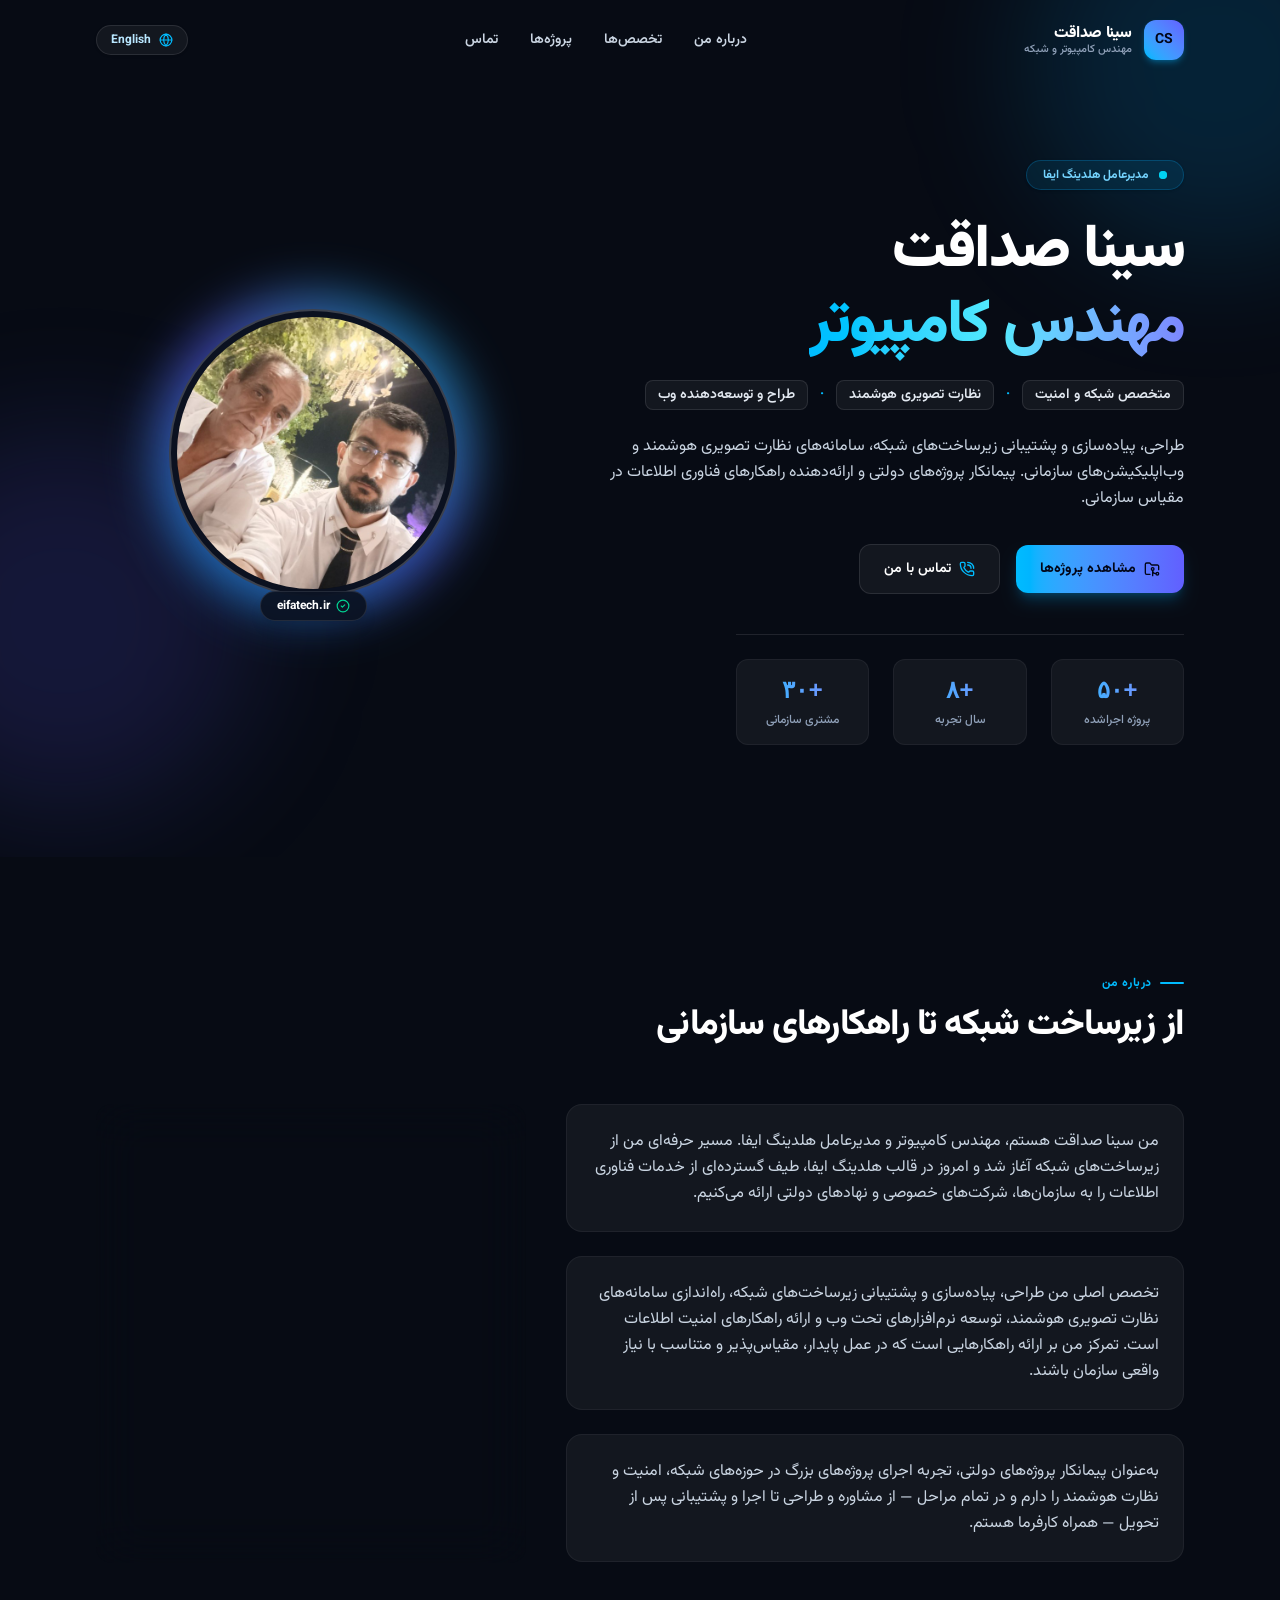
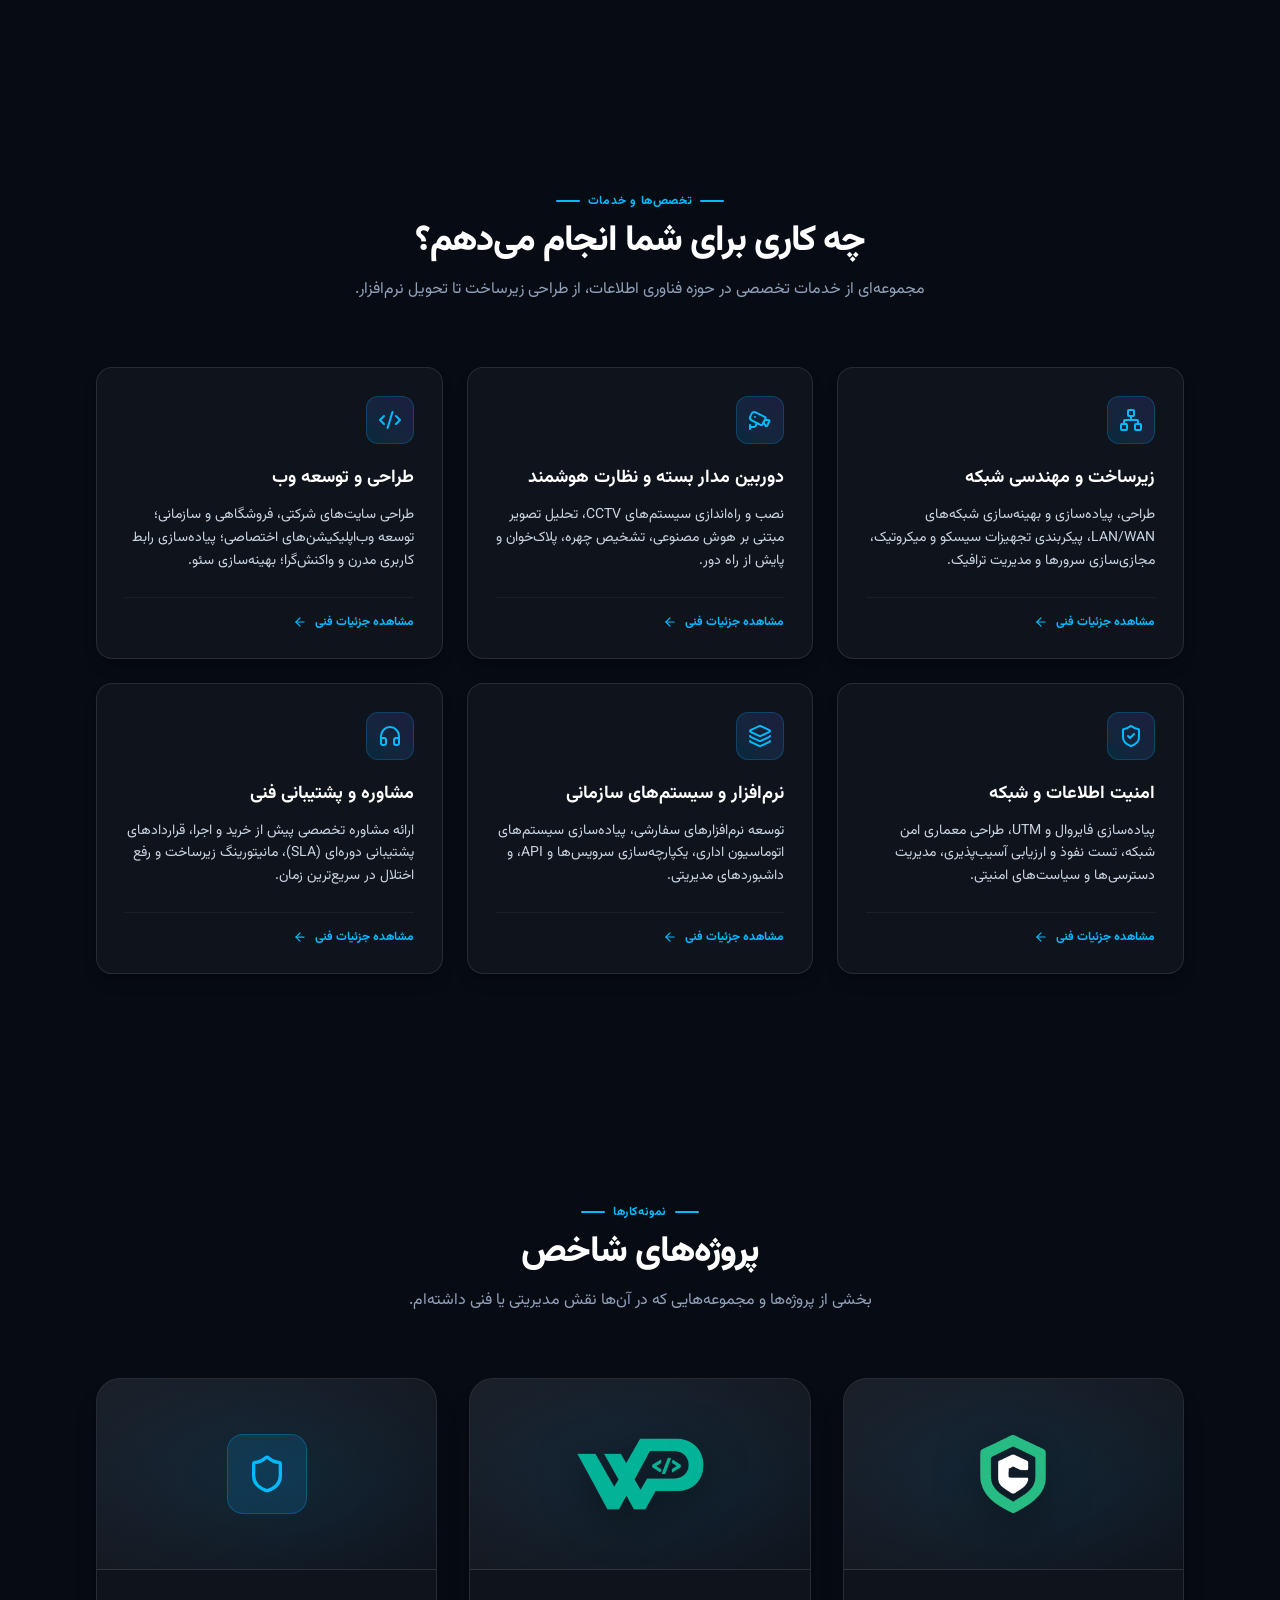
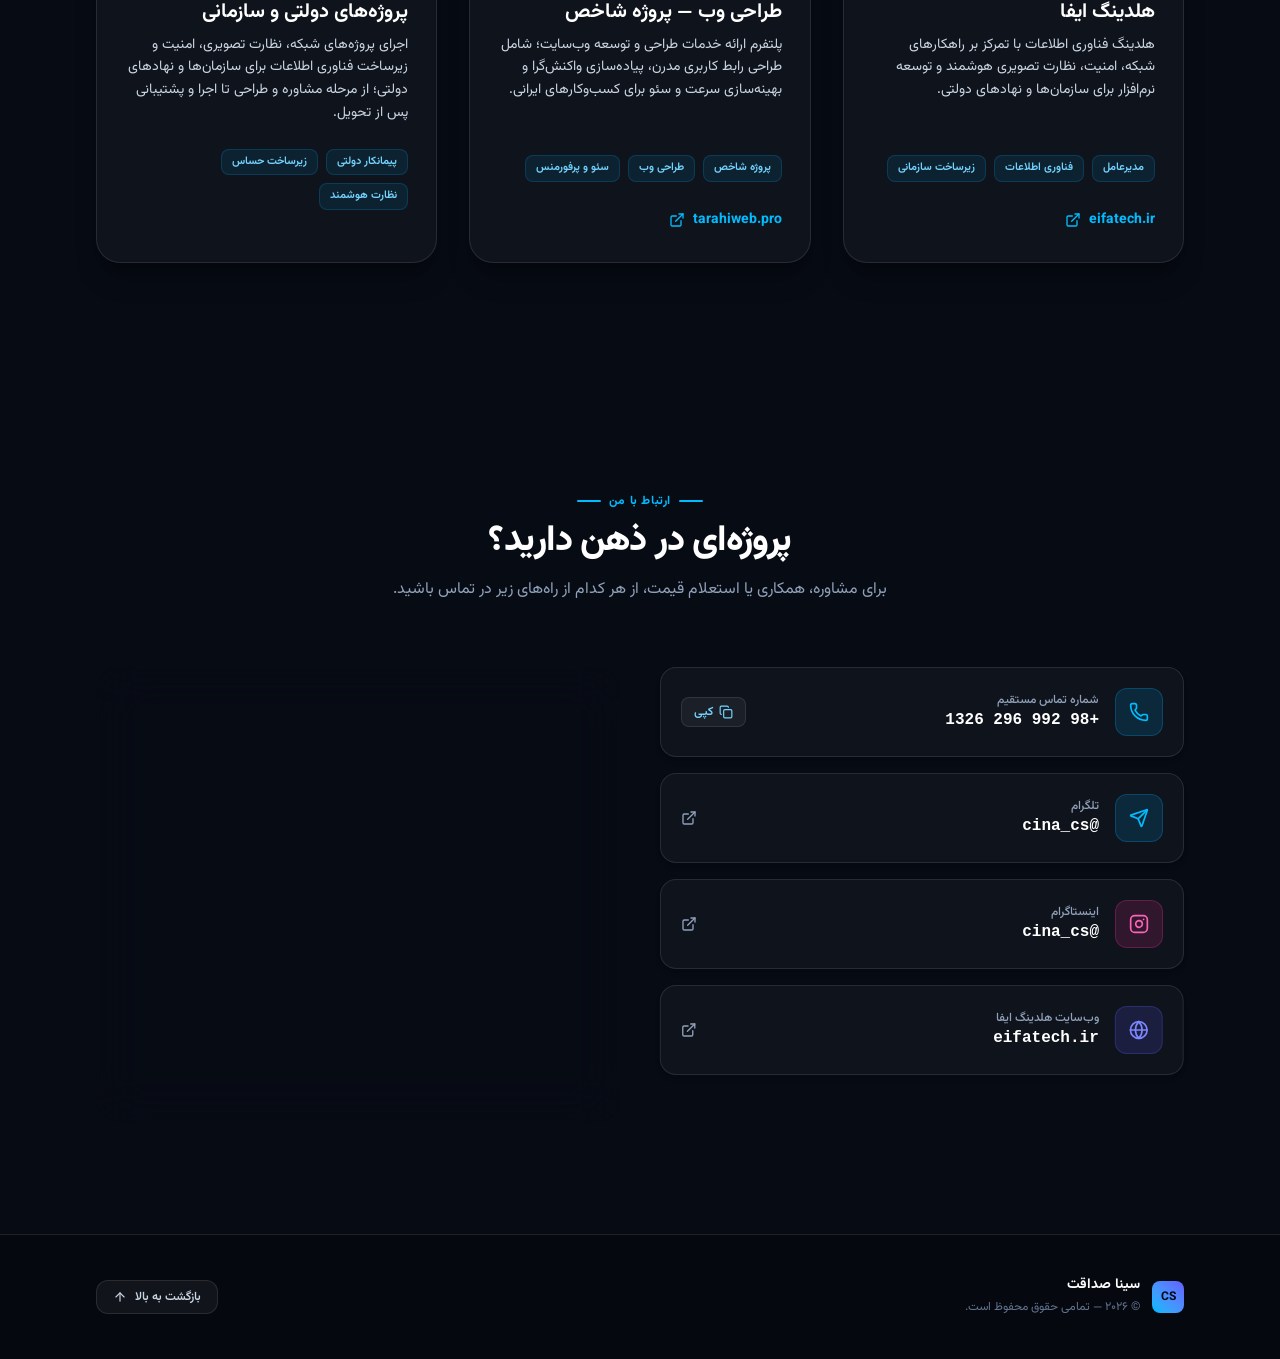
<file: index.html>
<!doctype html>
<html lang="fa" dir="rtl">
  <head>
    <meta charset="UTF-8" />
    <meta name="viewport" content="width=device-width, initial-scale=1.0" />
    
    <!-- Primary SEO Meta Tags -->
    <title>سینا صداقت | مهندس کامپیوتر، متخصص شبکه و توسعه‌دهنده وب</title>
    <meta name="title" content="سینا صداقت | مهندس کامپیوتر، متخصص شبکه و توسعه‌دهنده وب" />
    <meta
      name="description"
      content="سینا صداقت — مهندس کامپیوتر، متخصص شبکه و امنیت، طراح و توسعه‌دهنده وب، مدیرعامل هلدینگ ایفا. مجری پروژه‌های شبکه، دوربین مدار بسته و نظارت هوشمند."
    />
    <meta name="keywords" content="سینا صداقت, مهندس کامپیوتر, متخصص شبکه, امنیت اطلاعات, هلدینگ ایفا, دوربین مدار بسته, طراحی وب, Cina Sedaghat, Eifa Holding, Network Engineer" />
    <meta name="author" content="سینا صداقت (Cina Sedaghat)" />
    <meta name="robots" content="index, follow" />
    <meta name="theme-color" content="#070b14" />
    <link rel="canonical" href="https://eifatech.ir/" />

    <!-- Open Graph / Facebook / LinkedIn -->
    <meta property="og:type" content="profile" />
    <meta property="og:url" content="https://eifatech.ir/" />
    <meta property="og:title" content="سینا صداقت | مهندس کامپیوتر، متخصص شبکه و توسعه‌دهنده وب" />
    <meta
      property="og:description"
      content="مدیرعامل هلدینگ ایفا | پیمانکار پروژه‌های دولتی | طراح و توسعه‌دهنده وب و سامانه‌های نظارت تصویری هوشمند."
    />
    <meta property="og:image" content="/assets/profile.jpg" />
    <meta property="og:site_name" content="سینا صداقت (Cina Sedaghat)" />
    <meta property="og:locale" content="fa_IR" />
    <meta property="og:locale:alternate" content="en_US" />

    <!-- Twitter / X Cards -->
    <meta name="twitter:card" content="summary_large_image" />
    <meta name="twitter:url" content="https://eifatech.ir/" />
    <meta name="twitter:title" content="سینا صداقت | مهندس کامپیوتر و متخصص شبکه" />
    <meta
      name="twitter:description"
      content="مدیرعامل هلدینگ ایفا، طراح زیرساخت‌های شبکه، سامانه‌های نظارت تصویری و وب‌اپلیکیشن‌های سازمانی."
    />
    <meta name="twitter:image" content="/assets/profile.jpg" />

    <!-- Favicon -->
    <link rel="icon" type="image/svg+xml" href="data:image/svg+xml,<svg xmlns='http://www.w3.org/2000/svg' viewBox='0 0 100 100'><rect width='100' height='100' rx='25' fill='%230f172a'/><text x='50' y='64' font-size='48' font-weight='bold' fill='%2338bdf8' text-anchor='middle' font-family='sans-serif'>CS</text></svg>" />

    <!-- Font: Vazirmatn (weights 100 to 900) -->
    <link rel="preconnect" href="https://fonts.googleapis.com" />
    <link rel="preconnect" href="https://fonts.gstatic.com" crossorigin />
    <link
      href="https://fonts.googleapis.com/css2?family=Vazirmatn:wght@100;200;300;400;500;600;700;800;900&display=swap"
      rel="stylesheet"
    />

    <!-- Schema.org Structured Data (JSON-LD) for Person and Organization -->
    <script type="application/ld+json">
    {
      "@context": "https://schema.org",
      "@graph": [
        {
          "@type": "Person",
          "@id": "https://eifatech.ir/#person",
          "name": "سینا صداقت",
          "alternateName": "Cina Sedaghat",
          "jobTitle": "مدیرعامل و مهندس کامپیوتر",
          "worksFor": {
            "@type": "Organization",
            "name": "هلدینگ ایفا (Eifa Holding)",
            "url": "https://eifatech.ir"
          },
          "url": "https://eifatech.ir",
          "image": "/assets/profile.jpg",
          "sameAs": [
            "https://instagram.com/cina_cs",
            "https://t.me/cina_cs",
            "https://tarahiweb.pro"
          ],
          "knowsAbout": [
            "Network Engineering",
            "Cisco & MikroTik",
            "CCTV & AI Surveillance",
            "Web Development",
            "Information Security"
          ]
        },
        {
          "@type": "WebSite",
          "@id": "https://eifatech.ir/#website",
          "url": "https://eifatech.ir",
          "name": "سینا صداقت | مهندس کامپیوتر و متخصص شبکه",
          "inLanguage": ["fa-IR", "en-US"]
        }
      ]
    }
    </script>
    <script type="module" crossorigin src="/assets/index-D8ovwPKM.js"></script>
    <link rel="stylesheet" crossorigin href="/assets/index-Ci68svyL.css">
  </head>
  <body class="bg-[#070b14] text-[#e9eefb] antialiased selection:bg-sky-500/30 selection:text-white">
    <div id="root"></div>
  </body>
</html>
</file>
<file: assets/index-Ci68svyL.css>
/*! tailwindcss v4.3.3 | MIT License | https://tailwindcss.com */
@layer properties{@supports (((-webkit-hyphens:none)) and (not (margin-trim:inline))) or ((-moz-orient:inline) and (not (color:rgb(from red r g b)))){*,:before,:after,::backdrop{--tw-scale-x:1;--tw-scale-y:1;--tw-scale-z:1;--tw-space-y-reverse:0;--tw-border-style:solid;--tw-gradient-position:initial;--tw-gradient-from:#0000;--tw-gradient-via:#0000;--tw-gradient-to:#0000;--tw-gradient-stops:initial;--tw-gradient-via-stops:initial;--tw-gradient-from-position:0%;--tw-gradient-via-position:50%;--tw-gradient-to-position:100%;--tw-leading:initial;--tw-font-weight:initial;--tw-tracking:initial;--tw-ordinal:initial;--tw-slashed-zero:initial;--tw-numeric-figure:initial;--tw-numeric-spacing:initial;--tw-numeric-fraction:initial;--tw-shadow:0 0 #0000;--tw-shadow-color:initial;--tw-shadow-alpha:100%;--tw-inset-shadow:0 0 #0000;--tw-inset-shadow-color:initial;--tw-inset-shadow-alpha:100%;--tw-ring-color:initial;--tw-ring-shadow:0 0 #0000;--tw-inset-ring-color:initial;--tw-inset-ring-shadow:0 0 #0000;--tw-ring-inset:initial;--tw-ring-offset-width:0px;--tw-ring-offset-color:#fff;--tw-ring-offset-shadow:0 0 #0000;--tw-blur:initial;--tw-brightness:initial;--tw-contrast:initial;--tw-grayscale:initial;--tw-hue-rotate:initial;--tw-invert:initial;--tw-opacity:initial;--tw-saturate:initial;--tw-sepia:initial;--tw-drop-shadow:initial;--tw-drop-shadow-color:initial;--tw-drop-shadow-alpha:100%;--tw-drop-shadow-size:initial;--tw-backdrop-blur:initial;--tw-backdrop-brightness:initial;--tw-backdrop-contrast:initial;--tw-backdrop-grayscale:initial;--tw-backdrop-hue-rotate:initial;--tw-backdrop-invert:initial;--tw-backdrop-opacity:initial;--tw-backdrop-saturate:initial;--tw-backdrop-sepia:initial;--tw-duration:initial;--tw-translate-x:0;--tw-translate-y:0;--tw-translate-z:0}}}@layer theme{:root,:host{--font-sans:"Vazirmatn", system-ui, -apple-system, BlinkMacSystemFont, "Segoe UI", Roboto, sans-serif;--font-mono:ui-monospace, SFMono-Regular, Menlo, Monaco, Consolas, "Liberation Mono", "Courier New", monospace;--color-emerald-300:oklch(84.5% .143 164.978);--color-emerald-400:oklch(76.5% .177 163.223);--color-emerald-500:oklch(69.6% .17 162.48);--color-cyan-300:oklch(86.5% .127 207.078);--color-cyan-400:oklch(78.9% .154 211.53);--color-sky-200:oklch(90.1% .058 230.902);--color-sky-300:oklch(82.8% .111 230.318);--color-sky-400:oklch(74.6% .16 232.661);--color-sky-500:oklch(68.5% .169 237.323);--color-indigo-400:oklch(67.3% .182 276.935);--color-indigo-500:oklch(58.5% .233 277.117);--color-pink-400:oklch(71.8% .202 349.761);--color-pink-500:oklch(65.6% .241 354.308);--color-slate-200:oklch(92.9% .013 255.508);--color-slate-300:oklch(86.9% .022 252.894);--color-slate-400:oklch(70.4% .04 256.788);--color-slate-500:oklch(55.4% .046 257.417);--color-slate-950:oklch(12.9% .042 264.695);--color-black:#000;--color-white:#fff;--spacing:.25rem;--container-md:28rem;--container-xl:36rem;--container-2xl:42rem;--container-6xl:72rem;--text-xs:.75rem;--text-xs--line-height:calc(1 / .75);--text-sm:.875rem;--text-sm--line-height:calc(1.25 / .875);--text-base:1rem;--text-base--line-height:calc(1.5 / 1);--text-lg:1.125rem;--text-lg--line-height:calc(1.75 / 1.125);--text-xl:1.25rem;--text-xl--line-height:calc(1.75 / 1.25);--text-2xl:1.5rem;--text-2xl--line-height:calc(2 / 1.5);--text-3xl:1.875rem;--text-3xl--line-height:calc(2.25 / 1.875);--text-4xl:2.25rem;--text-4xl--line-height:calc(2.5 / 2.25);--text-5xl:3rem;--text-5xl--line-height:1;--text-6xl:3.75rem;--text-6xl--line-height:1;--font-weight-medium:500;--font-weight-semibold:600;--font-weight-bold:700;--font-weight-extrabold:800;--font-weight-black:900;--tracking-tight:-.025em;--tracking-wider:.05em;--leading-tight:1.25;--leading-relaxed:1.625;--radius-lg:.5rem;--radius-xl:.75rem;--radius-2xl:1rem;--radius-3xl:1.5rem;--animate-spin:spin 1s linear infinite;--animate-ping:ping 1s cubic-bezier(0, 0, .2, 1) infinite;--blur-md:12px;--blur-xl:24px;--blur-2xl:40px;--blur-3xl:64px;--aspect-video:16 / 9;--default-transition-duration:.15s;--default-transition-timing-function:cubic-bezier(.4, 0, .2, 1);--default-font-family:var(--font-sans);--default-mono-font-family:var(--font-mono)}}@layer base{*,:after,:before,::backdrop{box-sizing:border-box;border:0 solid;margin:0;padding:0}::file-selector-button{box-sizing:border-box;border:0 solid;margin:0;padding:0}html,:host{-webkit-text-size-adjust:100%;tab-size:4;line-height:1.5;font-family:var(--default-font-family,-apple-system, BlinkMacSystemFont, "Segoe UI", Roboto, "Helvetica Neue", "Noto Sans", Arial, sans-serif, "Apple Color Emoji", "Segoe UI Emoji", "Segoe UI Symbol", "Noto Color Emoji");font-feature-settings:var(--default-font-feature-settings,normal);font-variation-settings:var(--default-font-variation-settings,normal);-webkit-tap-highlight-color:transparent}hr{height:0;color:inherit;border-top-width:1px}abbr:where([title]){-webkit-text-decoration:underline dotted;text-decoration:underline dotted}h1,h2,h3,h4,h5,h6{font-size:inherit;font-weight:inherit}a{color:inherit;-webkit-text-decoration:inherit;-webkit-text-decoration:inherit;-webkit-text-decoration:inherit;-webkit-text-decoration:inherit;text-decoration:inherit}b,strong{font-weight:bolder}code,kbd,samp,pre{font-family:var(--default-mono-font-family,ui-monospace, SFMono-Regular, Menlo, Monaco, Consolas, "Liberation Mono", "Courier New", monospace);font-feature-settings:var(--default-mono-font-feature-settings,normal);font-variation-settings:var(--default-mono-font-variation-settings,normal);font-size:1em}small{font-size:80%}sub,sup{vertical-align:baseline;font-size:75%;line-height:0;position:relative}sub{bottom:-.25em}sup{top:-.5em}table{text-indent:0;border-color:inherit;border-collapse:collapse}:-moz-focusring:where(:not(iframe)){outline:auto}progress{vertical-align:baseline}summary{display:list-item}ol,ul,menu{list-style:none}img,svg,video,canvas,audio,iframe,embed,object{vertical-align:middle;display:block}img,video{max-width:100%;height:auto}button,input,select,optgroup,textarea{font:inherit;font-feature-settings:inherit;font-variation-settings:inherit;letter-spacing:inherit;color:inherit;opacity:1;background-color:#0000;border-radius:0}::file-selector-button{font:inherit;font-feature-settings:inherit;font-variation-settings:inherit;letter-spacing:inherit;color:inherit;opacity:1;background-color:#0000;border-radius:0}:where(select:is([multiple],[size])) optgroup{font-weight:bolder}:where(select:is([multiple],[size])) optgroup option{padding-inline-start:20px}::file-selector-button{margin-inline-end:4px}::placeholder{opacity:1}@supports (not ((-webkit-appearance:-apple-pay-button))) or (contain-intrinsic-size:1px){::placeholder{color:currentColor}@supports (color:color-mix(in lab, red, red)){::placeholder{color:color-mix(in oklab, currentcolor 50%, transparent)}}}textarea{resize:vertical}::-webkit-search-decoration{-webkit-appearance:none}::-webkit-date-and-time-value{min-height:1lh;text-align:inherit}::-webkit-datetime-edit{display:inline-flex}::-webkit-datetime-edit-fields-wrapper{padding:0}::-webkit-datetime-edit{padding-block:0}::-webkit-datetime-edit-year-field{padding-block:0}::-webkit-datetime-edit-month-field{padding-block:0}::-webkit-datetime-edit-day-field{padding-block:0}::-webkit-datetime-edit-hour-field{padding-block:0}::-webkit-datetime-edit-minute-field{padding-block:0}::-webkit-datetime-edit-second-field{padding-block:0}::-webkit-datetime-edit-millisecond-field{padding-block:0}::-webkit-datetime-edit-meridiem-field{padding-block:0}::-webkit-calendar-picker-indicator{line-height:1}:-moz-ui-invalid{box-shadow:none}button,input:where([type=button],[type=reset],[type=submit]){appearance:button}::file-selector-button{appearance:button}::-webkit-inner-spin-button{height:auto}::-webkit-outer-spin-button{height:auto}[hidden]:where(:not([hidden=until-found])){display:none!important}*,:before,:after{font-family:Vazirmatn,system-ui,-apple-system,BlinkMacSystemFont,Segoe UI,Roboto,sans-serif}html{scroll-behavior:smooth;font-family:Vazirmatn,system-ui,-apple-system,BlinkMacSystemFont,Segoe UI,Roboto,sans-serif}body{color:#e9eefb;background-color:#070b14;font-family:Vazirmatn,system-ui,-apple-system,BlinkMacSystemFont,Segoe UI,Roboto,sans-serif;overflow-x:hidden}button,input,textarea,select{font-family:inherit}}@layer components;@layer utilities{.pointer-events-none{pointer-events:none}.absolute{position:absolute}.fixed{position:fixed}.relative{position:relative}.inset-0{inset:0}.inset-x-0{inset-inline:0}.-top-32{top:calc(var(--spacing) * -32)}.top-0{top:0}.top-1\/2{top:50%}.-right-32{right:calc(var(--spacing) * -32)}.right-0{right:0}.right-1\/4{right:25%}.-bottom-1{bottom:calc(var(--spacing) * -1)}.-bottom-2{bottom:calc(var(--spacing) * -2)}.bottom-0{bottom:0}.-left-32{left:calc(var(--spacing) * -32)}.left-1\/4{left:25%}.-z-10{z-index:calc(10 * -1)}.z-10{z-index:10}.z-50{z-index:50}.mx-auto{margin-inline:auto}.-mt-1{margin-top:calc(var(--spacing) * -1)}.mt-0\.5{margin-top:calc(var(--spacing) * .5)}.mt-1{margin-top:var(--spacing)}.mt-8{margin-top:calc(var(--spacing) * 8)}.mb-1{margin-bottom:var(--spacing)}.mb-2{margin-bottom:calc(var(--spacing) * 2)}.mb-3{margin-bottom:calc(var(--spacing) * 3)}.mb-4{margin-bottom:calc(var(--spacing) * 4)}.mb-5{margin-bottom:calc(var(--spacing) * 5)}.mb-6{margin-bottom:calc(var(--spacing) * 6)}.mb-8{margin-bottom:calc(var(--spacing) * 8)}.mb-10{margin-bottom:calc(var(--spacing) * 10)}.mb-14{margin-bottom:calc(var(--spacing) * 14)}.mb-16{margin-bottom:calc(var(--spacing) * 16)}.block{display:block}.flex{display:flex}.grid{display:grid}.hidden{display:none}.inline-flex{display:inline-flex}.aspect-video{aspect-ratio:var(--aspect-video)}.h-0\.5{height:calc(var(--spacing) * .5)}.h-2{height:calc(var(--spacing) * 2)}.h-3\.5{height:calc(var(--spacing) * 3.5)}.h-4{height:calc(var(--spacing) * 4)}.h-5{height:calc(var(--spacing) * 5)}.h-6{height:calc(var(--spacing) * 6)}.h-8{height:calc(var(--spacing) * 8)}.h-10{height:calc(var(--spacing) * 10)}.h-12{height:calc(var(--spacing) * 12)}.h-16{height:calc(var(--spacing) * 16)}.h-20{height:calc(var(--spacing) * 20)}.h-32{height:calc(var(--spacing) * 32)}.h-56{height:calc(var(--spacing) * 56)}.h-64{height:calc(var(--spacing) * 64)}.h-96{height:calc(var(--spacing) * 96)}.h-\[600px\]{height:600px}.h-full{height:100%}.max-h-20{max-height:calc(var(--spacing) * 20)}.min-h-screen{min-height:100vh}.w-2{width:calc(var(--spacing) * 2)}.w-3\.5{width:calc(var(--spacing) * 3.5)}.w-4{width:calc(var(--spacing) * 4)}.w-5{width:calc(var(--spacing) * 5)}.w-6{width:calc(var(--spacing) * 6)}.w-8{width:calc(var(--spacing) * 8)}.w-10{width:calc(var(--spacing) * 10)}.w-12{width:calc(var(--spacing) * 12)}.w-16{width:calc(var(--spacing) * 16)}.w-20{width:calc(var(--spacing) * 20)}.w-32{width:calc(var(--spacing) * 32)}.w-56{width:calc(var(--spacing) * 56)}.w-64{width:calc(var(--spacing) * 64)}.w-96{width:calc(var(--spacing) * 96)}.w-\[600px\]{width:600px}.w-full{width:100%}.max-w-2xl{max-width:var(--container-2xl)}.max-w-6xl{max-width:var(--container-6xl)}.max-w-\[80\%\]{max-width:80%}.max-w-md{max-width:var(--container-md)}.max-w-xl{max-width:var(--container-xl)}.flex-1{flex:1}.shrink-0{flex-shrink:0}.scale-100{--tw-scale-x:100%;--tw-scale-y:100%;--tw-scale-z:100%;scale:var(--tw-scale-x) var(--tw-scale-y)}.scale-105{--tw-scale-x:105%;--tw-scale-y:105%;--tw-scale-z:105%;scale:var(--tw-scale-x) var(--tw-scale-y)}.animate-ping{animation:var(--animate-ping)}.animate-spin{animation:var(--animate-spin)}.cursor-pointer{cursor:pointer}.resize-none{resize:none}.grid-cols-1{grid-template-columns:repeat(1,minmax(0,1fr))}.grid-cols-3{grid-template-columns:repeat(3,minmax(0,1fr))}.flex-col{flex-direction:column}.flex-wrap{flex-wrap:wrap}.items-center{align-items:center}.items-start{align-items:flex-start}.justify-between{justify-content:space-between}.justify-center{justify-content:center}.justify-end{justify-content:flex-end}.gap-1\.5{gap:calc(var(--spacing) * 1.5)}.gap-2{gap:calc(var(--spacing) * 2)}.gap-2\.5{gap:calc(var(--spacing) * 2.5)}.gap-3{gap:calc(var(--spacing) * 3)}.gap-4{gap:calc(var(--spacing) * 4)}.gap-6{gap:calc(var(--spacing) * 6)}.gap-8{gap:calc(var(--spacing) * 8)}.gap-10{gap:calc(var(--spacing) * 10)}.gap-12{gap:calc(var(--spacing) * 12)}:where(.space-y-2\.5>:not(:last-child)){--tw-space-y-reverse:0;margin-block-start:calc(calc(var(--spacing) * 2.5) * var(--tw-space-y-reverse));margin-block-end:calc(calc(var(--spacing) * 2.5) * calc(1 - var(--tw-space-y-reverse)))}:where(.space-y-4>:not(:last-child)){--tw-space-y-reverse:0;margin-block-start:calc(calc(var(--spacing) * 4) * var(--tw-space-y-reverse));margin-block-end:calc(calc(var(--spacing) * 4) * calc(1 - var(--tw-space-y-reverse)))}:where(.space-y-6>:not(:last-child)){--tw-space-y-reverse:0;margin-block-start:calc(calc(var(--spacing) * 6) * var(--tw-space-y-reverse));margin-block-end:calc(calc(var(--spacing) * 6) * calc(1 - var(--tw-space-y-reverse)))}.overflow-hidden{overflow:hidden}.rounded-2xl{border-radius:var(--radius-2xl)}.rounded-3xl{border-radius:var(--radius-3xl)}.rounded-full{border-radius:2147483647px}.rounded-lg{border-radius:var(--radius-lg)}.rounded-xl{border-radius:var(--radius-xl)}.border{border-style:var(--tw-border-style);border-width:1px}.border-2{border-style:var(--tw-border-style);border-width:2px}.border-t{border-top-style:var(--tw-border-style);border-top-width:1px}.border-b{border-bottom-style:var(--tw-border-style);border-bottom-width:1px}.border-emerald-500\/30{border-color:#00bb7f4d}@supports (color:color-mix(in lab, red, red)){.border-emerald-500\/30{border-color:color-mix(in oklab, var(--color-emerald-500) 30%, transparent)}}.border-indigo-500\/25{border-color:#625fff40}@supports (color:color-mix(in lab, red, red)){.border-indigo-500\/25{border-color:color-mix(in oklab, var(--color-indigo-500) 25%, transparent)}}.border-pink-500\/25{border-color:#f6339a40}@supports (color:color-mix(in lab, red, red)){.border-pink-500\/25{border-color:color-mix(in oklab, var(--color-pink-500) 25%, transparent)}}.border-sky-400{border-color:var(--color-sky-400)}.border-sky-500\/20{border-color:#00a5ef33}@supports (color:color-mix(in lab, red, red)){.border-sky-500\/20{border-color:color-mix(in oklab, var(--color-sky-500) 20%, transparent)}}.border-sky-500\/25{border-color:#00a5ef40}@supports (color:color-mix(in lab, red, red)){.border-sky-500\/25{border-color:color-mix(in oklab, var(--color-sky-500) 25%, transparent)}}.border-sky-500\/30{border-color:#00a5ef4d}@supports (color:color-mix(in lab, red, red)){.border-sky-500\/30{border-color:color-mix(in oklab, var(--color-sky-500) 30%, transparent)}}.border-transparent{border-color:#0000}.border-white\/5{border-color:#ffffff0d}@supports (color:color-mix(in lab, red, red)){.border-white\/5{border-color:color-mix(in oklab, var(--color-white) 5%, transparent)}}.border-white\/10{border-color:#ffffff1a}@supports (color:color-mix(in lab, red, red)){.border-white\/10{border-color:color-mix(in oklab, var(--color-white) 10%, transparent)}}.border-white\/15{border-color:#ffffff26}@supports (color:color-mix(in lab, red, red)){.border-white\/15{border-color:color-mix(in oklab, var(--color-white) 15%, transparent)}}.border-white\/20{border-color:#fff3}@supports (color:color-mix(in lab, red, red)){.border-white\/20{border-color:color-mix(in oklab, var(--color-white) 20%, transparent)}}.border-t-transparent{border-top-color:#0000}.bg-\[\#0b1120\]{background-color:#0b1120}.bg-\[\#0b1120\]\/90{background-color:oklab(18.0205% -.00191095 -.0324018/.9)}.bg-\[\#070b14\]{background-color:#070b14}.bg-\[\#070b14\]\/85{background-color:oklab(14.9994% -.00205028 -.0207038/.85)}.bg-\[\#070b14\]\/95{background-color:oklab(14.9994% -.00205028 -.0207038/.95)}.bg-\[\#05080f\]{background-color:#05080f}.bg-black\/75{background-color:#000000bf}@supports (color:color-mix(in lab, red, red)){.bg-black\/75{background-color:color-mix(in oklab, var(--color-black) 75%, transparent)}}.bg-cyan-400{background-color:var(--color-cyan-400)}.bg-emerald-500\/15{background-color:#00bb7f26}@supports (color:color-mix(in lab, red, red)){.bg-emerald-500\/15{background-color:color-mix(in oklab, var(--color-emerald-500) 15%, transparent)}}.bg-indigo-500\/10{background-color:#625fff1a}@supports (color:color-mix(in lab, red, red)){.bg-indigo-500\/10{background-color:color-mix(in oklab, var(--color-indigo-500) 10%, transparent)}}.bg-indigo-500\/15{background-color:#625fff26}@supports (color:color-mix(in lab, red, red)){.bg-indigo-500\/15{background-color:color-mix(in oklab, var(--color-indigo-500) 15%, transparent)}}.bg-pink-500\/15{background-color:#f6339a26}@supports (color:color-mix(in lab, red, red)){.bg-pink-500\/15{background-color:color-mix(in oklab, var(--color-pink-500) 15%, transparent)}}.bg-sky-400{background-color:var(--color-sky-400)}.bg-sky-500\/10{background-color:#00a5ef1a}@supports (color:color-mix(in lab, red, red)){.bg-sky-500\/10{background-color:color-mix(in oklab, var(--color-sky-500) 10%, transparent)}}.bg-sky-500\/15{background-color:#00a5ef26}@supports (color:color-mix(in lab, red, red)){.bg-sky-500\/15{background-color:color-mix(in oklab, var(--color-sky-500) 15%, transparent)}}.bg-sky-500\/20{background-color:#00a5ef33}@supports (color:color-mix(in lab, red, red)){.bg-sky-500\/20{background-color:color-mix(in oklab, var(--color-sky-500) 20%, transparent)}}.bg-transparent{background-color:#0000}.bg-white\/5{background-color:#ffffff0d}@supports (color:color-mix(in lab, red, red)){.bg-white\/5{background-color:color-mix(in oklab, var(--color-white) 5%, transparent)}}.bg-white\/\[0\.035\]{background-color:#ffffff09}@supports (color:color-mix(in lab, red, red)){.bg-white\/\[0\.035\]{background-color:color-mix(in oklab, var(--color-white) 3.5%, transparent)}}.bg-gradient-to-b{--tw-gradient-position:to bottom in oklab;background-image:linear-gradient(var(--tw-gradient-stops))}.bg-gradient-to-br{--tw-gradient-position:to bottom right in oklab;background-image:linear-gradient(var(--tw-gradient-stops))}.bg-gradient-to-r{--tw-gradient-position:to right in oklab;background-image:linear-gradient(var(--tw-gradient-stops))}.bg-gradient-to-tr{--tw-gradient-position:to top right in oklab;background-image:linear-gradient(var(--tw-gradient-stops))}.bg-radial{--tw-gradient-position:in oklab;background-image:radial-gradient(var(--tw-gradient-stops))}.from-sky-400{--tw-gradient-from:var(--color-sky-400);--tw-gradient-stops:var(--tw-gradient-via-stops,var(--tw-gradient-position), var(--tw-gradient-from) var(--tw-gradient-from-position), var(--tw-gradient-to) var(--tw-gradient-to-position))}.from-sky-500{--tw-gradient-from:var(--color-sky-500);--tw-gradient-stops:var(--tw-gradient-via-stops,var(--tw-gradient-position), var(--tw-gradient-from) var(--tw-gradient-from-position), var(--tw-gradient-to) var(--tw-gradient-to-position))}.from-sky-500\/5{--tw-gradient-from:#00a5ef0d}@supports (color:color-mix(in lab, red, red)){.from-sky-500\/5{--tw-gradient-from:color-mix(in oklab, var(--color-sky-500) 5%, transparent)}}.from-sky-500\/5{--tw-gradient-stops:var(--tw-gradient-via-stops,var(--tw-gradient-position), var(--tw-gradient-from) var(--tw-gradient-from-position), var(--tw-gradient-to) var(--tw-gradient-to-position))}.from-sky-500\/10{--tw-gradient-from:#00a5ef1a}@supports (color:color-mix(in lab, red, red)){.from-sky-500\/10{--tw-gradient-from:color-mix(in oklab, var(--color-sky-500) 10%, transparent)}}.from-sky-500\/10{--tw-gradient-stops:var(--tw-gradient-via-stops,var(--tw-gradient-position), var(--tw-gradient-from) var(--tw-gradient-from-position), var(--tw-gradient-to) var(--tw-gradient-to-position))}.from-sky-500\/15{--tw-gradient-from:#00a5ef26}@supports (color:color-mix(in lab, red, red)){.from-sky-500\/15{--tw-gradient-from:color-mix(in oklab, var(--color-sky-500) 15%, transparent)}}.from-sky-500\/15{--tw-gradient-stops:var(--tw-gradient-via-stops,var(--tw-gradient-position), var(--tw-gradient-from) var(--tw-gradient-from-position), var(--tw-gradient-to) var(--tw-gradient-to-position))}.from-white\/5{--tw-gradient-from:#ffffff0d}@supports (color:color-mix(in lab, red, red)){.from-white\/5{--tw-gradient-from:color-mix(in oklab, var(--color-white) 5%, transparent)}}.from-white\/5{--tw-gradient-stops:var(--tw-gradient-via-stops,var(--tw-gradient-position), var(--tw-gradient-from) var(--tw-gradient-from-position), var(--tw-gradient-to) var(--tw-gradient-to-position))}.from-white\/\[0\.05\]{--tw-gradient-from:#ffffff0d}@supports (color:color-mix(in lab, red, red)){.from-white\/\[0\.05\]{--tw-gradient-from:color-mix(in oklab, var(--color-white) 5%, transparent)}}.from-white\/\[0\.05\]{--tw-gradient-stops:var(--tw-gradient-via-stops,var(--tw-gradient-position), var(--tw-gradient-from) var(--tw-gradient-from-position), var(--tw-gradient-to) var(--tw-gradient-to-position))}.via-cyan-300{--tw-gradient-via:var(--color-cyan-300);--tw-gradient-via-stops:var(--tw-gradient-position), var(--tw-gradient-from) var(--tw-gradient-from-position), var(--tw-gradient-via) var(--tw-gradient-via-position), var(--tw-gradient-to) var(--tw-gradient-to-position);--tw-gradient-stops:var(--tw-gradient-via-stops)}.via-indigo-500{--tw-gradient-via:var(--color-indigo-500);--tw-gradient-via-stops:var(--tw-gradient-position), var(--tw-gradient-from) var(--tw-gradient-from-position), var(--tw-gradient-via) var(--tw-gradient-via-position), var(--tw-gradient-to) var(--tw-gradient-to-position);--tw-gradient-stops:var(--tw-gradient-via-stops)}.via-white\/5{--tw-gradient-via:#ffffff0d}@supports (color:color-mix(in lab, red, red)){.via-white\/5{--tw-gradient-via:color-mix(in oklab, var(--color-white) 5%, transparent)}}.via-white\/5{--tw-gradient-via-stops:var(--tw-gradient-position), var(--tw-gradient-from) var(--tw-gradient-from-position), var(--tw-gradient-via) var(--tw-gradient-via-position), var(--tw-gradient-to) var(--tw-gradient-to-position);--tw-gradient-stops:var(--tw-gradient-via-stops)}.to-cyan-400{--tw-gradient-to:var(--color-cyan-400);--tw-gradient-stops:var(--tw-gradient-via-stops,var(--tw-gradient-position), var(--tw-gradient-from) var(--tw-gradient-from-position), var(--tw-gradient-to) var(--tw-gradient-to-position))}.to-indigo-400{--tw-gradient-to:var(--color-indigo-400);--tw-gradient-stops:var(--tw-gradient-via-stops,var(--tw-gradient-position), var(--tw-gradient-from) var(--tw-gradient-from-position), var(--tw-gradient-to) var(--tw-gradient-to-position))}.to-indigo-500{--tw-gradient-to:var(--color-indigo-500);--tw-gradient-stops:var(--tw-gradient-via-stops,var(--tw-gradient-position), var(--tw-gradient-from) var(--tw-gradient-from-position), var(--tw-gradient-to) var(--tw-gradient-to-position))}.to-indigo-500\/5{--tw-gradient-to:#625fff0d}@supports (color:color-mix(in lab, red, red)){.to-indigo-500\/5{--tw-gradient-to:color-mix(in oklab, var(--color-indigo-500) 5%, transparent)}}.to-indigo-500\/5{--tw-gradient-stops:var(--tw-gradient-via-stops,var(--tw-gradient-position), var(--tw-gradient-from) var(--tw-gradient-from-position), var(--tw-gradient-to) var(--tw-gradient-to-position))}.to-indigo-500\/15{--tw-gradient-to:#625fff26}@supports (color:color-mix(in lab, red, red)){.to-indigo-500\/15{--tw-gradient-to:color-mix(in oklab, var(--color-indigo-500) 15%, transparent)}}.to-indigo-500\/15{--tw-gradient-stops:var(--tw-gradient-via-stops,var(--tw-gradient-position), var(--tw-gradient-from) var(--tw-gradient-from-position), var(--tw-gradient-to) var(--tw-gradient-to-position))}.to-transparent{--tw-gradient-to:transparent;--tw-gradient-stops:var(--tw-gradient-via-stops,var(--tw-gradient-position), var(--tw-gradient-from) var(--tw-gradient-from-position), var(--tw-gradient-to) var(--tw-gradient-to-position))}.to-white\/0{--tw-gradient-to:#0000}@supports (color:color-mix(in lab, red, red)){.to-white\/0{--tw-gradient-to:color-mix(in oklab, var(--color-white) 0%, transparent)}}.to-white\/0{--tw-gradient-stops:var(--tw-gradient-via-stops,var(--tw-gradient-position), var(--tw-gradient-from) var(--tw-gradient-from-position), var(--tw-gradient-to) var(--tw-gradient-to-position))}.to-white\/5{--tw-gradient-to:#ffffff0d}@supports (color:color-mix(in lab, red, red)){.to-white\/5{--tw-gradient-to:color-mix(in oklab, var(--color-white) 5%, transparent)}}.to-white\/5{--tw-gradient-stops:var(--tw-gradient-via-stops,var(--tw-gradient-position), var(--tw-gradient-from) var(--tw-gradient-from-position), var(--tw-gradient-to) var(--tw-gradient-to-position))}.to-white\/\[0\.02\]{--tw-gradient-to:#ffffff05}@supports (color:color-mix(in lab, red, red)){.to-white\/\[0\.02\]{--tw-gradient-to:color-mix(in oklab, var(--color-white) 2%, transparent)}}.to-white\/\[0\.02\]{--tw-gradient-stops:var(--tw-gradient-via-stops,var(--tw-gradient-position), var(--tw-gradient-from) var(--tw-gradient-from-position), var(--tw-gradient-to) var(--tw-gradient-to-position))}.bg-clip-text{-webkit-background-clip:text;background-clip:text}.object-contain{object-fit:contain}.object-cover{object-fit:cover}.p-1\.5{padding:calc(var(--spacing) * 1.5)}.p-2{padding:calc(var(--spacing) * 2)}.p-3{padding:calc(var(--spacing) * 3)}.p-4{padding:calc(var(--spacing) * 4)}.p-5{padding:calc(var(--spacing) * 5)}.p-6{padding:calc(var(--spacing) * 6)}.p-7{padding:calc(var(--spacing) * 7)}.px-2\.5{padding-inline:calc(var(--spacing) * 2.5)}.px-3{padding-inline:calc(var(--spacing) * 3)}.px-3\.5{padding-inline:calc(var(--spacing) * 3.5)}.px-4{padding-inline:calc(var(--spacing) * 4)}.px-5{padding-inline:calc(var(--spacing) * 5)}.px-6{padding-inline:calc(var(--spacing) * 6)}.py-1{padding-block:var(--spacing)}.py-1\.5{padding-block:calc(var(--spacing) * 1.5)}.py-2{padding-block:calc(var(--spacing) * 2)}.py-2\.5{padding-block:calc(var(--spacing) * 2.5)}.py-3{padding-block:calc(var(--spacing) * 3)}.py-3\.5{padding-block:calc(var(--spacing) * 3.5)}.py-5{padding-block:calc(var(--spacing) * 5)}.py-10{padding-block:calc(var(--spacing) * 10)}.py-20{padding-block:calc(var(--spacing) * 20)}.pt-4{padding-top:calc(var(--spacing) * 4)}.pt-6{padding-top:calc(var(--spacing) * 6)}.pt-32{padding-top:calc(var(--spacing) * 32)}.pb-4{padding-bottom:calc(var(--spacing) * 4)}.pb-20{padding-bottom:calc(var(--spacing) * 20)}.text-center{text-align:center}.text-right{text-align:right}.font-mono{font-family:var(--font-mono)}.font-sans{font-family:var(--font-sans)}.text-2xl{font-size:var(--text-2xl);line-height:var(--tw-leading,var(--text-2xl--line-height))}.text-3xl{font-size:var(--text-3xl);line-height:var(--tw-leading,var(--text-3xl--line-height))}.text-base{font-size:var(--text-base);line-height:var(--tw-leading,var(--text-base--line-height))}.text-lg{font-size:var(--text-lg);line-height:var(--tw-leading,var(--text-lg--line-height))}.text-sm{font-size:var(--text-sm);line-height:var(--tw-leading,var(--text-sm--line-height))}.text-xl{font-size:var(--text-xl);line-height:var(--tw-leading,var(--text-xl--line-height))}.text-xs{font-size:var(--text-xs);line-height:var(--tw-leading,var(--text-xs--line-height))}.text-\[11px\]{font-size:11px}.leading-relaxed{--tw-leading:var(--leading-relaxed);line-height:var(--leading-relaxed)}.leading-tight{--tw-leading:var(--leading-tight);line-height:var(--leading-tight)}.font-black{--tw-font-weight:var(--font-weight-black);font-weight:var(--font-weight-black)}.font-bold{--tw-font-weight:var(--font-weight-bold);font-weight:var(--font-weight-bold)}.font-extrabold{--tw-font-weight:var(--font-weight-extrabold);font-weight:var(--font-weight-extrabold)}.font-medium{--tw-font-weight:var(--font-weight-medium);font-weight:var(--font-weight-medium)}.font-semibold{--tw-font-weight:var(--font-weight-semibold);font-weight:var(--font-weight-semibold)}.tracking-tight{--tw-tracking:var(--tracking-tight);letter-spacing:var(--tracking-tight)}.tracking-wider{--tw-tracking:var(--tracking-wider);letter-spacing:var(--tracking-wider)}.text-\[\#e9eefb\]{color:#e9eefb}.text-emerald-300{color:var(--color-emerald-300)}.text-emerald-400{color:var(--color-emerald-400)}.text-indigo-400{color:var(--color-indigo-400)}.text-pink-400{color:var(--color-pink-400)}.text-sky-200{color:var(--color-sky-200)}.text-sky-300{color:var(--color-sky-300)}.text-sky-400{color:var(--color-sky-400)}.text-slate-200{color:var(--color-slate-200)}.text-slate-300{color:var(--color-slate-300)}.text-slate-400{color:var(--color-slate-400)}.text-slate-500{color:var(--color-slate-500)}.text-slate-950{color:var(--color-slate-950)}.text-transparent{color:#0000}.text-white{color:var(--color-white)}.uppercase{text-transform:uppercase}.tabular-nums{--tw-numeric-spacing:tabular-nums;font-variant-numeric:var(--tw-ordinal,) var(--tw-slashed-zero,) var(--tw-numeric-figure,) var(--tw-numeric-spacing,) var(--tw-numeric-fraction,)}.antialiased{-webkit-font-smoothing:antialiased;-moz-osx-font-smoothing:grayscale}.opacity-0{opacity:0}.opacity-60{opacity:.6}.opacity-75{opacity:.75}.opacity-100{opacity:1}.shadow-2xl{--tw-shadow:0 25px 50px -12px var(--tw-shadow-color,#00000040);box-shadow:var(--tw-inset-shadow), var(--tw-inset-ring-shadow), var(--tw-ring-offset-shadow), var(--tw-ring-shadow), var(--tw-shadow)}.shadow-lg{--tw-shadow:0 10px 15px -3px var(--tw-shadow-color,#0000001a), 0 4px 6px -4px var(--tw-shadow-color,#0000001a);box-shadow:var(--tw-inset-shadow), var(--tw-inset-ring-shadow), var(--tw-ring-offset-shadow), var(--tw-ring-shadow), var(--tw-shadow)}.shadow-md{--tw-shadow:0 4px 6px -1px var(--tw-shadow-color,#0000001a), 0 2px 4px -2px var(--tw-shadow-color,#0000001a);box-shadow:var(--tw-inset-shadow), var(--tw-inset-ring-shadow), var(--tw-ring-offset-shadow), var(--tw-ring-shadow), var(--tw-shadow)}.shadow-sm{--tw-shadow:0 1px 3px 0 var(--tw-shadow-color,#0000001a), 0 1px 2px -1px var(--tw-shadow-color,#0000001a);box-shadow:var(--tw-inset-shadow), var(--tw-inset-ring-shadow), var(--tw-ring-offset-shadow), var(--tw-ring-shadow), var(--tw-shadow)}.shadow-xl{--tw-shadow:0 20px 25px -5px var(--tw-shadow-color,#0000001a), 0 8px 10px -6px var(--tw-shadow-color,#0000001a);box-shadow:var(--tw-inset-shadow), var(--tw-inset-ring-shadow), var(--tw-ring-offset-shadow), var(--tw-ring-shadow), var(--tw-shadow)}.shadow-black\/20{--tw-shadow-color:#0003}@supports (color:color-mix(in lab, red, red)){.shadow-black\/20{--tw-shadow-color:color-mix(in oklab, color-mix(in oklab, var(--color-black) 20%, transparent) var(--tw-shadow-alpha), transparent)}}.shadow-black\/25{--tw-shadow-color:#00000040}@supports (color:color-mix(in lab, red, red)){.shadow-black\/25{--tw-shadow-color:color-mix(in oklab, color-mix(in oklab, var(--color-black) 25%, transparent) var(--tw-shadow-alpha), transparent)}}.shadow-black\/30{--tw-shadow-color:#0000004d}@supports (color:color-mix(in lab, red, red)){.shadow-black\/30{--tw-shadow-color:color-mix(in oklab, color-mix(in oklab, var(--color-black) 30%, transparent) var(--tw-shadow-alpha), transparent)}}.shadow-sky-500\/5{--tw-shadow-color:#00a5ef0d}@supports (color:color-mix(in lab, red, red)){.shadow-sky-500\/5{--tw-shadow-color:color-mix(in oklab, color-mix(in oklab, var(--color-sky-500) 5%, transparent) var(--tw-shadow-alpha), transparent)}}.shadow-sky-500\/20{--tw-shadow-color:#00a5ef33}@supports (color:color-mix(in lab, red, red)){.shadow-sky-500\/20{--tw-shadow-color:color-mix(in oklab, color-mix(in oklab, var(--color-sky-500) 20%, transparent) var(--tw-shadow-alpha), transparent)}}.shadow-sky-500\/25{--tw-shadow-color:#00a5ef40}@supports (color:color-mix(in lab, red, red)){.shadow-sky-500\/25{--tw-shadow-color:color-mix(in oklab, color-mix(in oklab, var(--color-sky-500) 25%, transparent) var(--tw-shadow-alpha), transparent)}}.shadow-sky-500\/30{--tw-shadow-color:#00a5ef4d}@supports (color:color-mix(in lab, red, red)){.shadow-sky-500\/30{--tw-shadow-color:color-mix(in oklab, color-mix(in oklab, var(--color-sky-500) 30%, transparent) var(--tw-shadow-alpha), transparent)}}.blur-2xl{--tw-blur:blur(var(--blur-2xl));filter:var(--tw-blur,) var(--tw-brightness,) var(--tw-contrast,) var(--tw-grayscale,) var(--tw-hue-rotate,) var(--tw-invert,) var(--tw-saturate,) var(--tw-sepia,) var(--tw-drop-shadow,)}.blur-3xl{--tw-blur:blur(var(--blur-3xl));filter:var(--tw-blur,) var(--tw-brightness,) var(--tw-contrast,) var(--tw-grayscale,) var(--tw-hue-rotate,) var(--tw-invert,) var(--tw-saturate,) var(--tw-sepia,) var(--tw-drop-shadow,)}.blur-\[140px\]{--tw-blur:blur(140px);filter:var(--tw-blur,) var(--tw-brightness,) var(--tw-contrast,) var(--tw-grayscale,) var(--tw-hue-rotate,) var(--tw-invert,) var(--tw-saturate,) var(--tw-sepia,) var(--tw-drop-shadow,)}.blur-xl{--tw-blur:blur(var(--blur-xl));filter:var(--tw-blur,) var(--tw-brightness,) var(--tw-contrast,) var(--tw-grayscale,) var(--tw-hue-rotate,) var(--tw-invert,) var(--tw-saturate,) var(--tw-sepia,) var(--tw-drop-shadow,)}.drop-shadow-\[0_10px_20px_rgba\(0\,0\,0\,0\.5\)\]{--tw-drop-shadow-size:drop-shadow(0 10px 20px var(--tw-drop-shadow-color,#00000080));--tw-drop-shadow:var(--tw-drop-shadow-size);filter:var(--tw-blur,) var(--tw-brightness,) var(--tw-contrast,) var(--tw-grayscale,) var(--tw-hue-rotate,) var(--tw-invert,) var(--tw-saturate,) var(--tw-sepia,) var(--tw-drop-shadow,)}.filter{filter:var(--tw-blur,) var(--tw-brightness,) var(--tw-contrast,) var(--tw-grayscale,) var(--tw-hue-rotate,) var(--tw-invert,) var(--tw-saturate,) var(--tw-sepia,) var(--tw-drop-shadow,)}.backdrop-blur-2xl{--tw-backdrop-blur:blur(var(--blur-2xl));-webkit-backdrop-filter:var(--tw-backdrop-blur,) var(--tw-backdrop-brightness,) var(--tw-backdrop-contrast,) var(--tw-backdrop-grayscale,) var(--tw-backdrop-hue-rotate,) var(--tw-backdrop-invert,) var(--tw-backdrop-opacity,) var(--tw-backdrop-saturate,) var(--tw-backdrop-sepia,);backdrop-filter:var(--tw-backdrop-blur,) var(--tw-backdrop-brightness,) var(--tw-backdrop-contrast,) var(--tw-backdrop-grayscale,) var(--tw-backdrop-hue-rotate,) var(--tw-backdrop-invert,) var(--tw-backdrop-opacity,) var(--tw-backdrop-saturate,) var(--tw-backdrop-sepia,)}.backdrop-blur-md{--tw-backdrop-blur:blur(var(--blur-md));-webkit-backdrop-filter:var(--tw-backdrop-blur,) var(--tw-backdrop-brightness,) var(--tw-backdrop-contrast,) var(--tw-backdrop-grayscale,) var(--tw-backdrop-hue-rotate,) var(--tw-backdrop-invert,) var(--tw-backdrop-opacity,) var(--tw-backdrop-saturate,) var(--tw-backdrop-sepia,);backdrop-filter:var(--tw-backdrop-blur,) var(--tw-backdrop-brightness,) var(--tw-backdrop-contrast,) var(--tw-backdrop-grayscale,) var(--tw-backdrop-hue-rotate,) var(--tw-backdrop-invert,) var(--tw-backdrop-opacity,) var(--tw-backdrop-saturate,) var(--tw-backdrop-sepia,)}.backdrop-blur-xl{--tw-backdrop-blur:blur(var(--blur-xl));-webkit-backdrop-filter:var(--tw-backdrop-blur,) var(--tw-backdrop-brightness,) var(--tw-backdrop-contrast,) var(--tw-backdrop-grayscale,) var(--tw-backdrop-hue-rotate,) var(--tw-backdrop-invert,) var(--tw-backdrop-opacity,) var(--tw-backdrop-saturate,) var(--tw-backdrop-sepia,);backdrop-filter:var(--tw-backdrop-blur,) var(--tw-backdrop-brightness,) var(--tw-backdrop-contrast,) var(--tw-backdrop-grayscale,) var(--tw-backdrop-hue-rotate,) var(--tw-backdrop-invert,) var(--tw-backdrop-opacity,) var(--tw-backdrop-saturate,) var(--tw-backdrop-sepia,)}.transition{transition-property:color,background-color,border-color,outline-color,text-decoration-color,fill,stroke,--tw-gradient-from,--tw-gradient-via,--tw-gradient-to,opacity,box-shadow,transform,translate,scale,rotate,filter,-webkit-backdrop-filter,backdrop-filter,display,content-visibility,overlay,pointer-events;transition-timing-function:var(--tw-ease,var(--default-transition-timing-function));transition-duration:var(--tw-duration,var(--default-transition-duration))}.transition-all{transition-property:all;transition-timing-function:var(--tw-ease,var(--default-transition-timing-function));transition-duration:var(--tw-duration,var(--default-transition-duration))}.transition-colors{transition-property:color,background-color,border-color,outline-color,text-decoration-color,fill,stroke,--tw-gradient-from,--tw-gradient-via,--tw-gradient-to;transition-timing-function:var(--tw-ease,var(--default-transition-timing-function));transition-duration:var(--tw-duration,var(--default-transition-duration))}.transition-opacity{transition-property:opacity;transition-timing-function:var(--tw-ease,var(--default-transition-timing-function));transition-duration:var(--tw-duration,var(--default-transition-duration))}.transition-transform{transition-property:transform,translate,scale,rotate;transition-timing-function:var(--tw-ease,var(--default-transition-timing-function));transition-duration:var(--tw-duration,var(--default-transition-duration))}.duration-300{--tw-duration:.3s;transition-duration:.3s}.duration-500{--tw-duration:.5s;transition-duration:.5s}@media (hover:hover){.group-hover\:-translate-x-1:is(:where(.group):hover *){--tw-translate-x:calc(var(--spacing) * -1);translate:var(--tw-translate-x) var(--tw-translate-y)}.group-hover\:translate-x-1:is(:where(.group):hover *){--tw-translate-x:var(--spacing);translate:var(--tw-translate-x) var(--tw-translate-y)}.group-hover\:scale-105:is(:where(.group):hover *){--tw-scale-x:105%;--tw-scale-y:105%;--tw-scale-z:105%;scale:var(--tw-scale-x) var(--tw-scale-y)}.group-hover\:bg-indigo-400:is(:where(.group):hover *){background-color:var(--color-indigo-400)}.group-hover\:bg-pink-400:is(:where(.group):hover *){background-color:var(--color-pink-400)}.group-hover\:bg-sky-400:is(:where(.group):hover *){background-color:var(--color-sky-400)}.group-hover\:bg-gradient-to-tr:is(:where(.group):hover *){--tw-gradient-position:to top right in oklab;background-image:linear-gradient(var(--tw-gradient-stops))}.group-hover\:from-sky-400:is(:where(.group):hover *){--tw-gradient-from:var(--color-sky-400);--tw-gradient-stops:var(--tw-gradient-via-stops,var(--tw-gradient-position), var(--tw-gradient-from) var(--tw-gradient-from-position), var(--tw-gradient-to) var(--tw-gradient-to-position))}.group-hover\:to-indigo-500:is(:where(.group):hover *){--tw-gradient-to:var(--color-indigo-500);--tw-gradient-stops:var(--tw-gradient-via-stops,var(--tw-gradient-position), var(--tw-gradient-from) var(--tw-gradient-from-position), var(--tw-gradient-to) var(--tw-gradient-to-position))}.group-hover\:text-indigo-400:is(:where(.group):hover *){color:var(--color-indigo-400)}.group-hover\:text-pink-400:is(:where(.group):hover *){color:var(--color-pink-400)}.group-hover\:text-sky-300:is(:where(.group):hover *){color:var(--color-sky-300)}.group-hover\:text-sky-400:is(:where(.group):hover *){color:var(--color-sky-400)}.group-hover\:text-slate-950:is(:where(.group):hover *){color:var(--color-slate-950)}.group-hover\:text-white:is(:where(.group):hover *){color:var(--color-white)}.group-hover\:opacity-100:is(:where(.group):hover *){opacity:1}}.selection\:bg-sky-500\/30 ::selection{background-color:#00a5ef4d}@supports (color:color-mix(in lab, red, red)){.selection\:bg-sky-500\/30 ::selection{background-color:color-mix(in oklab, var(--color-sky-500) 30%, transparent)}}.selection\:bg-sky-500\/30::selection{background-color:#00a5ef4d}@supports (color:color-mix(in lab, red, red)){.selection\:bg-sky-500\/30::selection{background-color:color-mix(in oklab, var(--color-sky-500) 30%, transparent)}}.selection\:text-white ::selection{color:var(--color-white)}.selection\:text-white::selection{color:var(--color-white)}.placeholder\:text-slate-500::placeholder{color:var(--color-slate-500)}@media (hover:hover){.hover\:-translate-y-1\.5:hover{--tw-translate-y:calc(var(--spacing) * -1.5);translate:var(--tw-translate-x) var(--tw-translate-y)}.hover\:-translate-y-2:hover{--tw-translate-y:calc(var(--spacing) * -2);translate:var(--tw-translate-x) var(--tw-translate-y)}.hover\:scale-\[1\.01\]:hover{scale:1.01}.hover\:scale-\[1\.02\]:hover{scale:1.02}.hover\:border-sky-500\/30:hover{border-color:#00a5ef4d}@supports (color:color-mix(in lab, red, red)){.hover\:border-sky-500\/30:hover{border-color:color-mix(in oklab, var(--color-sky-500) 30%, transparent)}}.hover\:border-sky-500\/40:hover{border-color:#00a5ef66}@supports (color:color-mix(in lab, red, red)){.hover\:border-sky-500\/40:hover{border-color:color-mix(in oklab, var(--color-sky-500) 40%, transparent)}}.hover\:bg-sky-500\/15:hover{background-color:#00a5ef26}@supports (color:color-mix(in lab, red, red)){.hover\:bg-sky-500\/15:hover{background-color:color-mix(in oklab, var(--color-sky-500) 15%, transparent)}}.hover\:bg-sky-500\/20:hover{background-color:#00a5ef33}@supports (color:color-mix(in lab, red, red)){.hover\:bg-sky-500\/20:hover{background-color:color-mix(in oklab, var(--color-sky-500) 20%, transparent)}}.hover\:bg-white\/10:hover{background-color:#ffffff1a}@supports (color:color-mix(in lab, red, red)){.hover\:bg-white\/10:hover{background-color:color-mix(in oklab, var(--color-white) 10%, transparent)}}.hover\:bg-white\/\[0\.07\]:hover{background-color:#ffffff12}@supports (color:color-mix(in lab, red, red)){.hover\:bg-white\/\[0\.07\]:hover{background-color:color-mix(in oklab, var(--color-white) 7.0%, transparent)}}.hover\:bg-white\/\[0\.065\]:hover{background-color:#fff1}@supports (color:color-mix(in lab, red, red)){.hover\:bg-white\/\[0\.065\]:hover{background-color:color-mix(in oklab, var(--color-white) 6.5%, transparent)}}.hover\:text-sky-300:hover{color:var(--color-sky-300)}.hover\:text-sky-400:hover{color:var(--color-sky-400)}.hover\:text-white:hover{color:var(--color-white)}.hover\:shadow-sky-500\/10:hover{--tw-shadow-color:#00a5ef1a}@supports (color:color-mix(in lab, red, red)){.hover\:shadow-sky-500\/10:hover{--tw-shadow-color:color-mix(in oklab, color-mix(in oklab, var(--color-sky-500) 10%, transparent) var(--tw-shadow-alpha), transparent)}}.hover\:shadow-sky-500\/40:hover{--tw-shadow-color:#00a5ef66}@supports (color:color-mix(in lab, red, red)){.hover\:shadow-sky-500\/40:hover{--tw-shadow-color:color-mix(in oklab, color-mix(in oklab, var(--color-sky-500) 40%, transparent) var(--tw-shadow-alpha), transparent)}}}.focus\:border-sky-400:focus{border-color:var(--color-sky-400)}.focus\:ring-1:focus{--tw-ring-shadow:var(--tw-ring-inset,) 0 0 0 calc(1px + var(--tw-ring-offset-width)) var(--tw-ring-color,currentcolor);box-shadow:var(--tw-inset-shadow), var(--tw-inset-ring-shadow), var(--tw-ring-offset-shadow), var(--tw-ring-shadow), var(--tw-shadow)}.focus\:ring-sky-400:focus{--tw-ring-color:var(--color-sky-400)}.focus\:outline-none:focus{--tw-outline-style:none;outline-style:none}.active\:scale-95:active{--tw-scale-x:95%;--tw-scale-y:95%;--tw-scale-z:95%;scale:var(--tw-scale-x) var(--tw-scale-y)}.active\:scale-\[0\.98\]:active{scale:.98}.active\:scale-\[0\.99\]:active{scale:.99}@media (width>=40rem){.sm\:inline{display:inline}.sm\:h-72{height:calc(var(--spacing) * 72)}.sm\:h-80{height:calc(var(--spacing) * 80)}.sm\:w-72{width:calc(var(--spacing) * 72)}.sm\:w-80{width:calc(var(--spacing) * 80)}.sm\:w-auto{width:auto}.sm\:flex-row{flex-direction:row}.sm\:gap-3{gap:calc(var(--spacing) * 3)}.sm\:gap-6{gap:calc(var(--spacing) * 6)}.sm\:p-4{padding:calc(var(--spacing) * 4)}.sm\:p-7{padding:calc(var(--spacing) * 7)}.sm\:p-8{padding:calc(var(--spacing) * 8)}.sm\:px-6{padding-inline:calc(var(--spacing) * 6)}.sm\:text-start{text-align:start}.sm\:text-2xl{font-size:var(--text-2xl);line-height:var(--tw-leading,var(--text-2xl--line-height))}.sm\:text-4xl{font-size:var(--text-4xl);line-height:var(--tw-leading,var(--text-4xl--line-height))}.sm\:text-5xl{font-size:var(--text-5xl);line-height:var(--tw-leading,var(--text-5xl--line-height))}.sm\:text-base{font-size:var(--text-base);line-height:var(--tw-leading,var(--text-base--line-height))}.sm\:text-lg{font-size:var(--text-lg);line-height:var(--tw-leading,var(--text-lg--line-height))}.sm\:text-sm{font-size:var(--text-sm);line-height:var(--tw-leading,var(--text-sm--line-height))}.sm\:text-xl{font-size:var(--text-xl);line-height:var(--tw-leading,var(--text-xl--line-height))}.sm\:text-xs{font-size:var(--text-xs);line-height:var(--tw-leading,var(--text-xs--line-height))}}@media (width>=48rem){.md\:flex{display:flex}.md\:hidden{display:none}.md\:grid-cols-2{grid-template-columns:repeat(2,minmax(0,1fr))}.md\:py-28{padding-block:calc(var(--spacing) * 28)}.md\:pt-40{padding-top:calc(var(--spacing) * 40)}.md\:pb-28{padding-bottom:calc(var(--spacing) * 28)}}@media (width>=64rem){.lg\:col-span-5{grid-column:span 5/span 5}.lg\:col-span-6{grid-column:span 6/span 6}.lg\:col-span-7{grid-column:span 7/span 7}.lg\:grid-cols-3{grid-template-columns:repeat(3,minmax(0,1fr))}.lg\:grid-cols-12{grid-template-columns:repeat(12,minmax(0,1fr))}.lg\:items-start{align-items:flex-start}.lg\:justify-start{justify-content:flex-start}.lg\:gap-8{gap:calc(var(--spacing) * 8)}.lg\:px-8{padding-inline:calc(var(--spacing) * 8)}.lg\:text-start{text-align:start}.lg\:text-6xl{font-size:var(--text-6xl);line-height:var(--tw-leading,var(--text-6xl--line-height))}}}::-webkit-scrollbar{width:8px}::-webkit-scrollbar-track{background:#070b14}::-webkit-scrollbar-thumb{background:#38bdf840;border-radius:9999px}::-webkit-scrollbar-thumb:hover{background:#38bdf880}@property --tw-scale-x{syntax:"*";inherits:false;initial-value:1}@property --tw-scale-y{syntax:"*";inherits:false;initial-value:1}@property --tw-scale-z{syntax:"*";inherits:false;initial-value:1}@property --tw-space-y-reverse{syntax:"*";inherits:false;initial-value:0}@property --tw-border-style{syntax:"*";inherits:false;initial-value:solid}@property --tw-gradient-position{syntax:"*";inherits:false}@property --tw-gradient-from{syntax:"<color>";inherits:false;initial-value:#0000}@property --tw-gradient-via{syntax:"<color>";inherits:false;initial-value:#0000}@property --tw-gradient-to{syntax:"<color>";inherits:false;initial-value:#0000}@property --tw-gradient-stops{syntax:"*";inherits:false}@property --tw-gradient-via-stops{syntax:"*";inherits:false}@property --tw-gradient-from-position{syntax:"<length-percentage>";inherits:false;initial-value:0%}@property --tw-gradient-via-position{syntax:"<length-percentage>";inherits:false;initial-value:50%}@property --tw-gradient-to-position{syntax:"<length-percentage>";inherits:false;initial-value:100%}@property --tw-leading{syntax:"*";inherits:false}@property --tw-font-weight{syntax:"*";inherits:false}@property --tw-tracking{syntax:"*";inherits:false}@property --tw-ordinal{syntax:"*";inherits:false}@property --tw-slashed-zero{syntax:"*";inherits:false}@property --tw-numeric-figure{syntax:"*";inherits:false}@property --tw-numeric-spacing{syntax:"*";inherits:false}@property --tw-numeric-fraction{syntax:"*";inherits:false}@property --tw-shadow{syntax:"*";inherits:false;initial-value:0 0 #0000}@property --tw-shadow-color{syntax:"*";inherits:false}@property --tw-shadow-alpha{syntax:"<percentage>";inherits:false;initial-value:100%}@property --tw-inset-shadow{syntax:"*";inherits:false;initial-value:0 0 #0000}@property --tw-inset-shadow-color{syntax:"*";inherits:false}@property --tw-inset-shadow-alpha{syntax:"<percentage>";inherits:false;initial-value:100%}@property --tw-ring-color{syntax:"*";inherits:false}@property --tw-ring-shadow{syntax:"*";inherits:false;initial-value:0 0 #0000}@property --tw-inset-ring-color{syntax:"*";inherits:false}@property --tw-inset-ring-shadow{syntax:"*";inherits:false;initial-value:0 0 #0000}@property --tw-ring-inset{syntax:"*";inherits:false}@property --tw-ring-offset-width{syntax:"<length>";inherits:false;initial-value:0}@property --tw-ring-offset-color{syntax:"*";inherits:false;initial-value:#fff}@property --tw-ring-offset-shadow{syntax:"*";inherits:false;initial-value:0 0 #0000}@property --tw-blur{syntax:"*";inherits:false}@property --tw-brightness{syntax:"*";inherits:false}@property --tw-contrast{syntax:"*";inherits:false}@property --tw-grayscale{syntax:"*";inherits:false}@property --tw-hue-rotate{syntax:"*";inherits:false}@property --tw-invert{syntax:"*";inherits:false}@property --tw-opacity{syntax:"*";inherits:false}@property --tw-saturate{syntax:"*";inherits:false}@property --tw-sepia{syntax:"*";inherits:false}@property --tw-drop-shadow{syntax:"*";inherits:false}@property --tw-drop-shadow-color{syntax:"*";inherits:false}@property --tw-drop-shadow-alpha{syntax:"<percentage>";inherits:false;initial-value:100%}@property --tw-drop-shadow-size{syntax:"*";inherits:false}@property --tw-backdrop-blur{syntax:"*";inherits:false}@property --tw-backdrop-brightness{syntax:"*";inherits:false}@property --tw-backdrop-contrast{syntax:"*";inherits:false}@property --tw-backdrop-grayscale{syntax:"*";inherits:false}@property --tw-backdrop-hue-rotate{syntax:"*";inherits:false}@property --tw-backdrop-invert{syntax:"*";inherits:false}@property --tw-backdrop-opacity{syntax:"*";inherits:false}@property --tw-backdrop-saturate{syntax:"*";inherits:false}@property --tw-backdrop-sepia{syntax:"*";inherits:false}@property --tw-duration{syntax:"*";inherits:false}@property --tw-translate-x{syntax:"*";inherits:false;initial-value:0}@property --tw-translate-y{syntax:"*";inherits:false;initial-value:0}@property --tw-translate-z{syntax:"*";inherits:false;initial-value:0}@keyframes spin{to{transform:rotate(360deg)}}@keyframes ping{75%,to{opacity:0;transform:scale(2)}}
</file>
